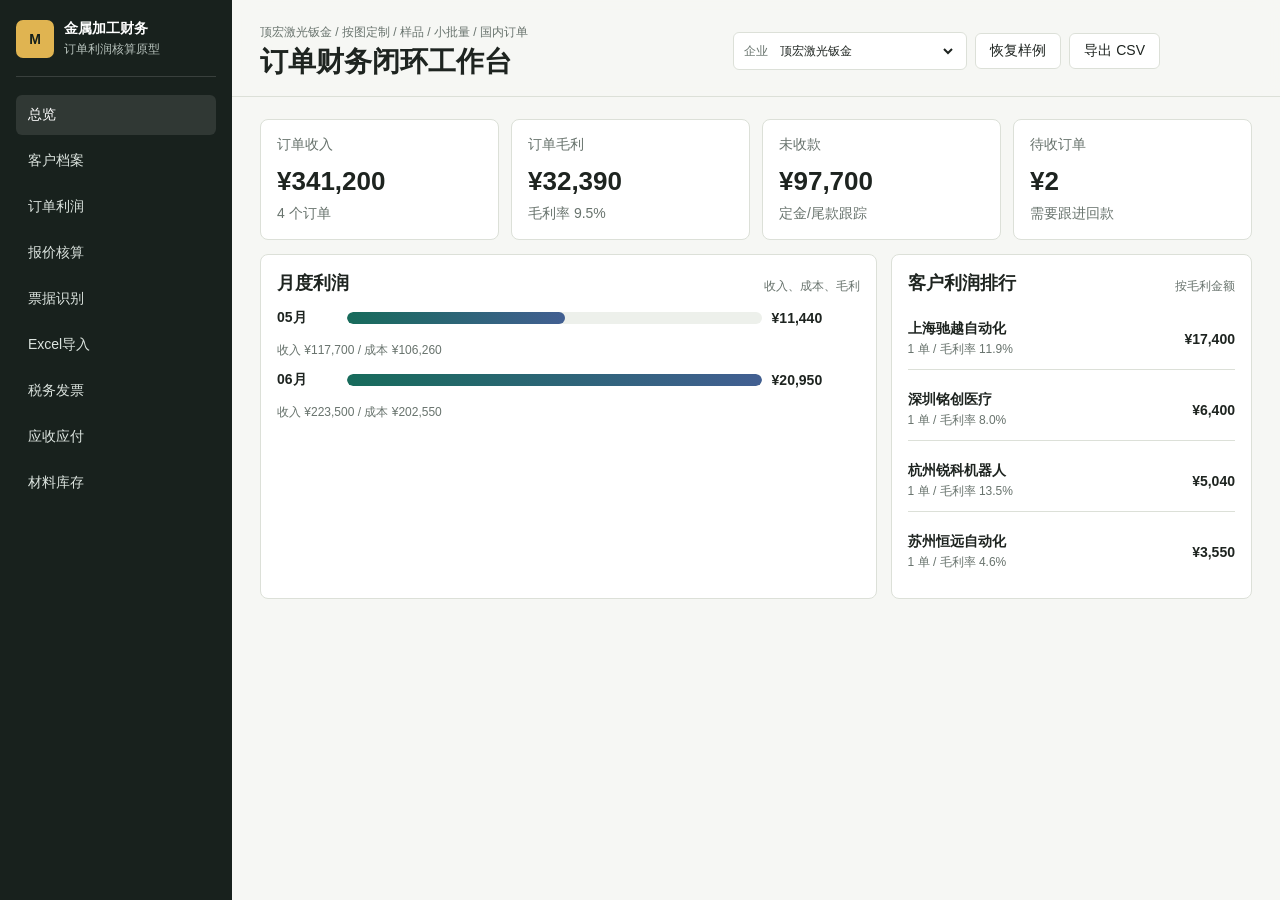
<file: index.html>
<!doctype html>
<html lang="zh-CN">
  <head>
    <meta charset="utf-8" />
    <meta name="viewport" content="width=device-width, initial-scale=1" />
    <title>金属加工订单财务闭环原型</title>
    <link rel="stylesheet" href="./styles.css?v=quote-delete-layout-20260630" />
  </head>
  <body>
    <aside class="sidebar">
      <div class="brand">
        <div class="brand-mark">M</div>
        <div>
          <strong>金属加工财务</strong>
          <span>订单利润核算原型</span>
        </div>
      </div>
      <nav aria-label="主导航">
        <a class="active" href="#dashboard">总览</a>
        <a href="#customers">客户档案</a>
        <a href="#orders">订单利润</a>
        <a href="#quote">报价核算</a>
        <a href="#capture">票据识别</a>
        <a href="#import">Excel导入</a>
        <a href="#tax">税务发票</a>
        <a href="#receivables">应收应付</a>
        <a href="#inventory">材料库存</a>
      </nav>
    </aside>

    <main>
      <header class="topbar">
        <div>
          <p class="eyebrow" id="enterpriseTagline">按图定制 / 样品 / 小批量 / 国内订单</p>
          <h1 id="enterpriseTitle">订单财务闭环工作台</h1>
        </div>
        <div class="toolbar">
          <label class="enterprise-switch">企业
            <select id="enterpriseSelect" aria-label="选择企业">
              <option value="sheetMetal">顶宏激光钣金</option>
              <option value="cncPrecision">华东 CNC 精密加工</option>
              <option value="surfaceCoating">苏州表面处理外协</option>
            </select>
          </label>
          <button id="seedBtn" type="button" title="恢复样例数据">恢复样例</button>
          <button id="exportBtn" type="button" title="导出当前订单数据">导出 CSV</button>
          <span id="exportStatus" class="status" aria-live="polite"></span>
        </div>
      </header>

      <section id="dashboard" class="section">
        <div class="kpi-grid" id="kpiGrid"></div>
        <div class="split">
          <section class="panel">
            <div class="panel-head">
              <h2>月度利润</h2>
              <span>收入、成本、毛利</span>
            </div>
            <div class="bars" id="monthlyBars"></div>
          </section>
          <section class="panel">
            <div class="panel-head">
              <h2>客户利润排行</h2>
              <span>按毛利金额</span>
            </div>
            <div class="rank-list" id="customerRank"></div>
          </section>
        </div>
      </section>

      <section id="customers" class="section">
        <div class="section-title">
          <div>
            <p class="eyebrow">Customers</p>
            <h2>客户档案</h2>
          </div>
          <div class="inline-import" data-import-type="customers">
            <button type="button" data-template-type="customers">客户模板</button>
            <label class="file-pill">选择文件<input id="customerImportFile" type="file" accept=".xlsx,.xls,.csv,text/csv" /></label>
            <button class="primary" type="button" data-quick-import="customers" data-input="customerImportFile" data-status="customerImportStatus">导入客户</button>
            <span id="customerImportStatus" class="status" aria-live="polite">支持高频更新</span>
          </div>
        </div>
        <div class="split">
          <section class="panel">
            <div class="panel-head">
              <h2>客户台账</h2>
              <span>名称、税号、联系人、账期、更新时间</span>
            </div>
            <div class="table-wrap compact-table">
              <table>
                <thead>
                  <tr>
                    <th>客户</th>
                    <th>税号</th>
                    <th>联系人</th>
                    <th>手机</th>
                    <th>地区</th>
                    <th>等级</th>
                    <th>账期</th>
                    <th>状态</th>
                    <th>最近更新</th>
                  </tr>
                </thead>
                <tbody id="customerRows"></tbody>
              </table>
            </div>
          </section>
          <section class="panel">
            <div class="panel-head">
              <h2>更新提醒</h2>
              <span>频繁变更信息</span>
            </div>
            <div class="mini-table" id="customerUpdateList"></div>
          </section>
        </div>
      </section>

      <section id="orders" class="section">
        <div class="section-title">
          <div>
            <p class="eyebrow">Order P&L</p>
            <h2>订单利润表</h2>
          </div>
          <label class="filter">
            <span>订单类型</span>
            <select id="orderFilter">
              <option value="all">全部</option>
              <option value="small_batch">小批量</option>
              <option value="sample">样品单</option>
              <option value="batch">批量单</option>
            </select>
          </label>
          <div class="inline-import" data-import-type="orders">
            <button type="button" data-template-type="orders">订单模板</button>
            <label class="file-pill">选择文件<input id="orderImportFile" type="file" accept=".xlsx,.xls,.csv,text/csv" /></label>
            <button class="primary" type="button" data-quick-import="orders" data-input="orderImportFile" data-status="orderImportStatus">导入订单</button>
            <span id="orderImportStatus" class="status" aria-live="polite"></span>
          </div>
        </div>
        <div class="table-wrap">
          <table>
            <thead>
              <tr>
                <th>订单</th>
                <th>客户</th>
                <th>类型</th>
                <th>交付区域</th>
                <th>收入</th>
                <th>成本</th>
                <th>毛利</th>
                <th>毛利率</th>
                <th>已收</th>
                <th>未收</th>
              </tr>
            </thead>
            <tbody id="orderRows"></tbody>
          </table>
        </div>
      </section>

      <section id="quote" class="section">
        <div class="section-title">
          <div>
            <p class="eyebrow">Quotation</p>
            <h2>多零件报价单</h2>
          </div>
          <div class="toolbar">
            <button id="addQuoteLineBtn" type="button">新增零件</button>
            <button id="quoteBtn" type="button">重新计算</button>
          </div>
        </div>
        <div class="quote-layout">
          <section class="panel quote-editor">
            <div class="quote-meta">
              <label>客户<select id="quoteCustomer"></select></label>
              <label>历史报价<select id="quoteHistorySelect"></select></label>
              <label>报价单号<input id="quoteNo" value="QT-202606-001" /></label>
              <label>管理费用 %<input id="quoteOverhead" type="number" step="1" value="12" /></label>
              <label>目标利润率 %<input id="quoteMargin" type="number" step="1" value="28" /></label>
            </div>
            <div class="quote-meta-actions">
              <button id="applyQuoteHistoryBtn" type="button">套用历史</button>
              <button id="saveQuoteHistoryBtn" type="button">保存当前为历史</button>
              <span id="quoteHistoryStatus" class="status" aria-live="polite"></span>
            </div>
            <div class="table-wrap quote-lines-wrap">
              <table class="quote-lines-table">
                <thead>
                  <tr>
                    <th>操作</th>
                    <th>图号/零件</th>
                    <th>数量</th>
                    <th>材料</th>
                    <th>材料单价/kg</th>
                    <th>重量kg</th>
                    <th>利用率%</th>
                    <th>切割分</th>
                    <th>折弯</th>
                    <th>CNC时</th>
                    <th>焊接时</th>
                    <th>表处</th>
                    <th>包装物流</th>
                    <th>单价</th>
                    <th>总价</th>
                  </tr>
                </thead>
                <tbody id="quoteLineRows"></tbody>
              </table>
            </div>
          </section>
          <section class="panel quote-output">
            <div class="panel-head">
              <h2>报价汇总</h2>
              <span>内部成本 / 客户报价</span>
            </div>
            <div class="quote-summary" id="quoteSummary"></div>
            <div class="panel-head compact-head">
              <h2>整单阶梯预估</h2>
              <span>10 / 50 / 100 / 500 套</span>
            </div>
            <div id="quoteResults"></div>
          </section>
        </div>
      </section>

      <section id="capture" class="section">
        <div class="section-title">
          <div>
            <p class="eyebrow">Capture</p>
            <h2>拍照/上传单据识别</h2>
          </div>
          <span id="captureStatus" class="status" aria-live="polite"></span>
        </div>
        <div class="capture-layout">
          <section class="panel upload-panel">
            <div class="upload-box">
              <input id="documentInput" type="file" accept="image/*,.pdf" capture="environment" />
              <div class="upload-copy">
                <strong>上传生产单、收货单、发票、银行回单</strong>
                <span>手机可直接拍照；先识别抬头、日期、金额和表格明细，再人工确认</span>
              </div>
            </div>
            <div class="quick-actions">
              <button class="doc-sample" type="button" data-doc="production">识别生产单</button>
              <button class="doc-sample" type="button" data-doc="receiving">识别收货单</button>
              <button class="doc-sample" type="button" data-doc="material">识别材料发票</button>
              <button class="doc-sample" type="button" data-doc="surface">识别外协发票</button>
              <button class="doc-sample" type="button" data-doc="receipt">识别银行回单</button>
            </div>
            <div class="preview" id="documentPreview">
              <span>等待上传或选择样例</span>
            </div>
          </section>

          <section class="panel recognition-panel">
            <div class="panel-head">
              <h2>识别结果确认</h2>
              <span>确认后写入系统</span>
            </div>
            <form class="recognition-form" id="recognitionForm">
              <label>单据类型<select name="docType">
                <option value="production">生产单</option>
                <option value="receiving">收货/结算单</option>
                <option value="payable">供应商应付</option>
                <option value="receipt">客户收款</option>
                <option value="cost">订单成本</option>
              </select></label>
              <label>关联订单<select name="orderId" id="captureOrder"></select></label>
              <label>往来单位<input name="party" value="" placeholder="客户或供应商" /></label>
              <label>费用类别<select name="category">
                <option value="材料">材料</option>
                <option value="表面处理">表面处理</option>
                <option value="物流">物流</option>
                <option value="CNC 外协">CNC 外协</option>
                <option value="客户收款">客户收款</option>
                <option value="生产单">生产单</option>
                <option value="收货结算">收货结算</option>
              </select></label>
              <label>金额<input name="amount" type="number" step="0.01" value="" /></label>
              <label>日期<input name="date" type="date" value="2026-06-26" /></label>
              <label>发票/回单号<input name="docNo" value="" /></label>
              <label>置信度<input name="confidence" value="" readonly /></label>
            </form>
            <div class="recognition-actions">
              <button id="applyCaptureBtn" type="button">写入财务数据</button>
            </div>
          </section>

          <section class="panel">
            <div class="panel-head">
              <h2>表格明细待确认</h2>
              <span>工艺、尺寸、重量、加工费、材料价、单价、金额</span>
            </div>
            <div class="mini-table capture-lines" id="captureLineItems"></div>
            <div class="panel-head compact-head">
              <h2>最近识别记录</h2>
              <span>保留待复核痕迹</span>
            </div>
            <div class="mini-table" id="captureHistory"></div>
          </section>
        </div>
      </section>

      <section id="import" class="section">
        <div class="section-title">
          <div>
            <p class="eyebrow">Import</p>
            <h2>Excel/CSV 批量导入</h2>
          </div>
          <span id="importStatus" class="status" aria-live="polite"></span>
        </div>
        <div class="import-layout">
          <section class="panel">
            <div class="panel-head">
              <h2>导入数据</h2>
              <span>支持 .xlsx / .xls / .csv</span>
            </div>
            <form class="import-form" id="importForm">
              <label>数据类型<select id="importType" name="importType">
                <option value="customers">客户档案</option>
                <option value="orders">订单利润数据</option>
                <option value="invoices">发票清单</option>
                <option value="payables">应付账款</option>
                <option value="inventory">材料库存</option>
              </select></label>
              <label>选择文件<input id="csvInput" type="file" accept=".xlsx,.xls,.csv,text/csv" /></label>
            </form>
            <div class="import-actions">
              <button id="downloadTemplateBtn" type="button">下载模板</button>
              <button id="importCsvBtn" type="button">导入数据</button>
            </div>
          </section>

          <section class="panel">
            <div class="panel-head">
              <h2>字段要求</h2>
              <span>按模板列名填写</span>
            </div>
            <div class="mini-table" id="importFields"></div>
          </section>

          <section class="panel">
            <div class="panel-head">
              <h2>导入预览</h2>
              <span>显示前 5 行</span>
            </div>
            <div class="mini-table" id="importPreview"></div>
          </section>
        </div>
      </section>

      <section id="tax" class="section">
        <div class="section-title">
          <div>
            <p class="eyebrow">Tax Invoice</p>
            <h2>税务发票管理</h2>
          </div>
          <div class="inline-import" data-import-type="invoices">
            <button type="button" data-template-type="invoices">发票模板</button>
            <label class="file-pill">选择文件<input id="invoiceImportFile" type="file" accept=".xlsx,.xls,.csv,text/csv" /></label>
            <button class="primary" type="button" data-quick-import="invoices" data-input="invoiceImportFile" data-status="invoiceImportStatus">导入发票</button>
            <span id="invoiceImportStatus" class="status" aria-live="polite">需财务复核</span>
          </div>
        </div>
        <div class="tax-grid" id="taxKpis"></div>
        <div class="split">
          <section class="panel">
            <div class="panel-head">
              <h2>发票台账</h2>
              <span>销项、进项、数电票、匹配状态</span>
            </div>
            <div class="table-wrap compact-table">
              <table>
                <thead>
                  <tr>
                    <th>方向</th>
                    <th>发票号</th>
                    <th>往来单位</th>
                    <th>关联订单</th>
                    <th>不含税金额</th>
                    <th>税额</th>
                    <th>价税合计</th>
                    <th>状态</th>
                  </tr>
                </thead>
                <tbody id="invoiceRows"></tbody>
              </table>
            </div>
          </section>
          <section class="panel">
            <div class="panel-head">
              <h2>待复核匹配</h2>
              <span>不自动入账</span>
            </div>
            <div class="mini-table" id="invoiceMatchQueue"></div>
          </section>
        </div>
      </section>

      <section id="receivables" class="section">
        <div class="section-title">
          <div>
            <p class="eyebrow">AR / AP</p>
            <h2>应收应付提醒</h2>
          </div>
          <div class="inline-import" data-import-type="payables">
            <button type="button" data-template-type="payables">应付模板</button>
            <label class="file-pill">选择文件<input id="payableImportFile" type="file" accept=".xlsx,.xls,.csv,text/csv" /></label>
            <button class="primary" type="button" data-quick-import="payables" data-input="payableImportFile" data-status="payableImportStatus">导入应付</button>
            <span id="payableImportStatus" class="status" aria-live="polite"></span>
          </div>
        </div>
        <div class="split">
          <section class="panel">
            <div class="panel-head">
              <h2>应收账款</h2>
              <span>定金、尾款、逾期</span>
            </div>
            <div class="mini-table" id="arList"></div>
          </section>
          <section class="panel">
            <div class="panel-head">
              <h2>应付账款</h2>
              <span>材料、外协、物流</span>
            </div>
            <div class="mini-table" id="apList"></div>
          </section>
        </div>
      </section>

      <section id="inventory" class="section">
        <div class="section-title">
          <div>
            <p class="eyebrow">Inventory</p>
            <h2>材料库存金额</h2>
          </div>
          <div class="inline-import" data-import-type="inventory">
            <button type="button" data-template-type="inventory">库存模板</button>
            <label class="file-pill">选择文件<input id="inventoryImportFile" type="file" accept=".xlsx,.xls,.csv,text/csv" /></label>
            <button class="primary" type="button" data-quick-import="inventory" data-input="inventoryImportFile" data-status="inventoryImportStatus">导入库存</button>
            <span id="inventoryImportStatus" class="status" aria-live="polite"></span>
          </div>
        </div>
        <div class="table-wrap">
          <table>
            <thead>
              <tr>
                <th>材料</th>
                <th>材质</th>
                <th>厚度</th>
                <th>规格</th>
                <th>库存</th>
                <th>单价</th>
                <th>库存金额</th>
                <th>损耗率</th>
              </tr>
            </thead>
            <tbody id="inventoryRows"></tbody>
          </table>
        </div>
      </section>
    </main>

    <script src="./xlsx.full.min.js?v=quote-delete-layout-20260630"></script>
    <script src="./app.js?v=quote-delete-layout-20260630"></script>
  </body>
</html>
</file>
<file: styles.css>
:root {
  --bg: #f6f7f4;
  --ink: #1e2420;
  --muted: #68736d;
  --line: #dce0d8;
  --panel: #ffffff;
  --accent: #176b5b;
  --accent-2: #b25528;
  --accent-3: #425f92;
  --danger: #a83a36;
  --warn: #b26a00;
  --ok: #21724b;
}

* {
  box-sizing: border-box;
}

html {
  scroll-behavior: smooth;
}

body {
  margin: 0;
  min-height: 100vh;
  background: var(--bg);
  color: var(--ink);
  font-family: -apple-system, BlinkMacSystemFont, "Segoe UI", "PingFang SC", "Microsoft YaHei", sans-serif;
  font-size: 14px;
}

button,
select,
input {
  font: inherit;
}

button,
select,
input {
  min-height: 36px;
  border: 1px solid var(--line);
  border-radius: 6px;
  background: #fff;
  color: var(--ink);
}

button {
  padding: 0 14px;
  cursor: pointer;
}

button:hover {
  border-color: var(--accent);
}

.sidebar {
  position: fixed;
  inset: 0 auto 0 0;
  width: 232px;
  padding: 20px 16px;
  background: #18211d;
  color: #fff;
}

.brand {
  display: flex;
  gap: 10px;
  align-items: center;
  padding-bottom: 18px;
  border-bottom: 1px solid rgba(255, 255, 255, 0.14);
}

.brand-mark {
  display: grid;
  place-items: center;
  width: 38px;
  height: 38px;
  border-radius: 7px;
  background: #e0b451;
  color: #14201b;
  font-weight: 800;
}

.brand span,
.panel-head span,
.eyebrow {
  color: var(--muted);
  font-size: 12px;
}

.brand span {
  display: block;
  margin-top: 3px;
  color: #b8c3bd;
}

nav {
  display: grid;
  gap: 6px;
  margin-top: 18px;
}

nav a {
  padding: 11px 12px;
  border-radius: 6px;
  color: #dce4df;
  text-decoration: none;
}

nav a.active,
nav a:hover {
  background: rgba(255, 255, 255, 0.1);
  color: #fff;
}

main {
  margin-left: 232px;
  min-height: 100vh;
}

.topbar {
  display: flex;
  justify-content: space-between;
  align-items: center;
  gap: 16px;
  padding: 24px 28px 18px;
  border-bottom: 1px solid var(--line);
  background: rgba(246, 247, 244, 0.92);
  position: sticky;
  top: 0;
  z-index: 3;
  backdrop-filter: blur(10px);
}

h1,
h2,
p {
  margin: 0;
}

h1 {
  margin-top: 4px;
  font-size: 28px;
  line-height: 1.18;
}

h2 {
  font-size: 18px;
}

.eyebrow {
  text-transform: uppercase;
  letter-spacing: 0;
}

.toolbar {
  display: flex;
  gap: 8px;
  flex-wrap: wrap;
  align-items: center;
}

.enterprise-switch {
  display: inline-flex;
  align-items: center;
  gap: 8px;
  min-height: 36px;
  padding: 0 10px;
  border: 1px solid var(--line);
  border-radius: 6px;
  background: #fff;
  color: var(--muted);
  font-size: 12px;
}

.enterprise-switch select {
  min-width: 180px;
  border: 0;
  background: transparent;
  color: var(--ink);
  font: inherit;
  outline: 0;
}

.toolbar button:last-child,
#quoteBtn {
  background: var(--accent);
  border-color: var(--accent);
  color: #fff;
}

.status {
  min-width: 84px;
  color: var(--ok);
  font-size: 12px;
}

.inline-import {
  display: flex;
  flex: 1 1 460px;
  flex-wrap: wrap;
  justify-content: flex-end;
  align-items: center;
  gap: 8px;
  min-width: 0;
}

.inline-import button,
.file-pill {
  min-height: 34px;
  padding: 0 10px;
  border: 1px solid var(--line);
  border-radius: 6px;
  background: #fff;
  color: var(--ink);
  font-size: 13px;
  white-space: nowrap;
}

.inline-import .primary {
  background: var(--accent);
  border-color: var(--accent);
  color: #fff;
}

.file-pill {
  display: inline-flex;
  align-items: center;
  cursor: pointer;
}

.file-pill input {
  width: 1px;
  height: 1px;
  margin: 0;
  opacity: 0;
  pointer-events: none;
}

.section {
  display: none;
  padding: 22px 28px;
}

.section.active {
  display: block;
}

.section-title,
.panel-head {
  display: flex;
  justify-content: space-between;
  align-items: end;
  gap: 14px;
  margin-bottom: 14px;
}

.filter {
  display: flex;
  align-items: center;
  gap: 8px;
  color: var(--muted);
}

.filter select {
  padding: 0 10px;
}

.kpi-grid,
.tax-grid {
  display: grid;
  grid-template-columns: repeat(4, minmax(160px, 1fr));
  gap: 12px;
}

.kpi {
  min-height: 112px;
  padding: 16px;
  border: 1px solid var(--line);
  border-radius: 8px;
  background: var(--panel);
}

.kpi span {
  color: var(--muted);
}

.kpi strong {
  display: block;
  margin-top: 12px;
  font-size: 26px;
}

.kpi em {
  display: block;
  margin-top: 8px;
  color: var(--muted);
  font-style: normal;
}

.split,
.quote-layout,
.capture-layout,
.import-layout {
  display: grid;
  grid-template-columns: minmax(0, 1.45fr) minmax(320px, 0.85fr);
  gap: 14px;
  margin-top: 14px;
}

.capture-layout {
  grid-template-columns: minmax(280px, 0.8fr) minmax(320px, 1fr) minmax(280px, 0.8fr);
}

.import-layout {
  grid-template-columns: minmax(320px, 0.8fr) minmax(280px, 0.75fr) minmax(320px, 1fr);
}

.panel,
.table-wrap {
  min-width: 0;
  border: 1px solid var(--line);
  border-radius: 8px;
  background: var(--panel);
}

.panel {
  padding: 16px;
}

.table-wrap {
  max-width: 100%;
  overflow-x: auto;
}

.compact-table table {
  min-width: 1040px;
}

table {
  width: 100%;
  border-collapse: collapse;
  min-width: 920px;
}

th,
td {
  padding: 12px 14px;
  border-bottom: 1px solid var(--line);
  text-align: left;
  white-space: nowrap;
}

th {
  color: var(--muted);
  font-weight: 600;
  background: #fbfcfa;
}

tbody tr:hover {
  background: #f8faf7;
}

.tag {
  display: inline-flex;
  align-items: center;
  min-height: 24px;
  padding: 0 8px;
  border-radius: 999px;
  background: #edf3f0;
  color: var(--accent);
  font-size: 12px;
}

.tag.warn {
  background: #fff3de;
  color: var(--warn);
}

.tag.danger {
  background: #fae6e4;
  color: var(--danger);
}

.money {
  font-variant-numeric: tabular-nums;
  font-weight: 650;
}

.negative {
  color: var(--danger);
}

.positive {
  color: var(--ok);
}

.bars {
  display: grid;
  gap: 12px;
}

.bar-row {
  display: grid;
  grid-template-columns: 60px 1fr 88px;
  align-items: center;
  gap: 10px;
}

.bar-track {
  height: 12px;
  border-radius: 999px;
  overflow: hidden;
  background: #edf0eb;
}

.bar-fill {
  height: 100%;
  border-radius: inherit;
  background: linear-gradient(90deg, var(--accent), var(--accent-3));
}

.rank-list,
.mini-table,
#quoteResults {
  display: grid;
  gap: 10px;
}

.rank-item,
.mini-row,
.quote-row {
  display: grid;
  grid-template-columns: 1fr auto;
  gap: 10px;
  align-items: center;
  padding: 11px 0;
  border-bottom: 1px solid var(--line);
}

.rank-item:last-child,
.mini-row:last-child,
.quote-row:last-child {
  border-bottom: 0;
}

.subtext {
  display: block;
  margin-top: 3px;
  color: var(--muted);
  font-size: 12px;
}

.quote-form {
  display: grid;
  grid-template-columns: repeat(4, minmax(140px, 1fr));
  gap: 10px;
  padding: 16px;
  border: 1px solid var(--line);
  border-radius: 8px;
  background: var(--panel);
}

.quote-form label {
  display: grid;
  gap: 6px;
  color: var(--muted);
  font-size: 12px;
}

.quote-form input,
.recognition-form input,
.recognition-form select,
.import-form input,
.import-form select {
  width: 100%;
  min-height: 36px;
  padding: 0 10px;
  border: 1px solid var(--line);
  border-radius: 6px;
  color: var(--ink);
}

.quote-output {
  align-self: start;
}

.quote-editor {
  min-width: 0;
}

.quote-meta {
  display: grid;
  grid-template-columns: minmax(180px, 1.2fr) minmax(220px, 1.4fr) repeat(3, minmax(130px, 0.8fr));
  gap: 12px;
  margin-bottom: 10px;
}

.quote-meta label {
  display: grid;
  gap: 6px;
  color: var(--muted);
  font-size: 12px;
}

.quote-meta input,
.quote-meta select,
.quote-lines-table input,
.quote-lines-table select {
  width: 100%;
  min-height: 34px;
  padding: 0 8px;
  border: 1px solid var(--line);
  border-radius: 6px;
  background: #fff;
  color: var(--ink);
}

.quote-meta-actions {
  display: flex;
  justify-content: flex-end;
  align-items: center;
  gap: 8px;
  margin-bottom: 12px;
  flex-wrap: wrap;
}

.quote-meta-actions button:last-of-type {
  background: var(--accent);
  border-color: var(--accent);
  color: #fff;
}

.quote-lines-wrap {
  border-radius: 8px;
}

.quote-lines-table {
  table-layout: fixed;
  min-width: 1550px;
}

.quote-lines-table th,
.quote-lines-table td {
  padding: 9px 8px;
}

.quote-lines-table th:first-child,
.quote-lines-table td:first-child {
  width: 64px;
}

.quote-lines-table th:nth-child(2),
.quote-lines-table td:nth-child(2) {
  width: 220px;
}

.quote-lines-table th:nth-child(3),
.quote-lines-table td:nth-child(3) {
  width: 92px;
}

.quote-lines-table th:nth-child(4),
.quote-lines-table td:nth-child(4) {
  width: 240px;
}

.quote-lines-table th:nth-child(5),
.quote-lines-table td:nth-child(5) {
  width: 132px;
}

.quote-lines-table th:nth-child(n + 6):nth-child(-n + 12),
.quote-lines-table td:nth-child(n + 6):nth-child(-n + 12) {
  width: 104px;
}

.quote-lines-table th:nth-child(13),
.quote-lines-table td:nth-child(13),
.quote-lines-table th:nth-child(14),
.quote-lines-table td:nth-child(14) {
  width: 118px;
}

.quote-lines-table input,
.quote-lines-table select {
  min-width: 0;
}

.quote-lines-table select {
  overflow: hidden;
  text-overflow: ellipsis;
  white-space: nowrap;
}

.empty-row {
  padding: 22px 12px;
  color: var(--muted);
  text-align: center;
}

.quote-summary {
  display: grid;
  gap: 10px;
  margin-bottom: 14px;
}

.compact-head {
  margin-top: 8px;
}

.icon-button {
  width: 34px;
  padding: 0;
  color: var(--danger);
}

.upload-panel {
  display: grid;
  gap: 12px;
  align-content: start;
}

.upload-box {
  position: relative;
  display: grid;
  place-items: center;
  min-height: 148px;
  padding: 18px;
  border: 1px dashed #aeb8b1;
  border-radius: 8px;
  background: #f8faf7;
  text-align: center;
}

.upload-box input {
  position: absolute;
  inset: 0;
  opacity: 0;
  cursor: pointer;
}

.upload-copy {
  display: grid;
  gap: 6px;
}

.upload-copy span {
  color: var(--muted);
  font-size: 12px;
}

.quick-actions {
  display: grid;
  grid-template-columns: repeat(2, minmax(0, 1fr));
  gap: 8px;
}

.quick-actions button {
  padding: 0 10px;
  min-width: 0;
}

.preview {
  display: grid;
  place-items: center;
  min-height: 118px;
  border-radius: 8px;
  background: #edf3f0;
  color: var(--muted);
  overflow: hidden;
}

.preview img {
  display: block;
  width: 100%;
  max-height: 220px;
  object-fit: contain;
}

.capture-lines {
  display: grid;
  gap: 10px;
  max-height: 360px;
  overflow: auto;
}

.capture-line-card {
  display: grid;
  gap: 8px;
  padding: 10px;
  border: 1px solid var(--line);
  border-radius: 8px;
  background: #fff;
}

.capture-line-title {
  display: flex;
  justify-content: space-between;
  gap: 10px;
  align-items: center;
}

.capture-field-grid {
  display: grid;
  grid-template-columns: repeat(2, minmax(0, 1fr));
  gap: 6px;
}

.capture-field-grid span {
  display: grid;
  gap: 2px;
  min-width: 0;
}

.capture-field-grid em {
  color: var(--muted);
  font-size: 11px;
  font-style: normal;
}

.capture-field-grid strong {
  overflow-wrap: anywhere;
  font-size: 12px;
}

.recognition-form {
  display: grid;
  grid-template-columns: repeat(2, minmax(0, 1fr));
  gap: 10px;
}

.recognition-form label {
  display: grid;
  gap: 6px;
  color: var(--muted);
  font-size: 12px;
}

.recognition-actions {
  display: flex;
  justify-content: flex-end;
  margin-top: 12px;
}

.recognition-actions button {
  background: var(--accent);
  border-color: var(--accent);
  color: #fff;
}

.import-form {
  display: grid;
  gap: 10px;
}

.import-form label {
  display: grid;
  gap: 6px;
  color: var(--muted);
  font-size: 12px;
}

.import-actions {
  display: flex;
  justify-content: flex-end;
  gap: 8px;
  margin-top: 12px;
  flex-wrap: wrap;
}

.import-actions button:last-child {
  background: var(--accent);
  border-color: var(--accent);
  color: #fff;
}

@media (max-width: 980px) {
  .sidebar {
    position: static;
    width: auto;
  }

  nav {
    display: flex;
    overflow-x: auto;
    max-width: 100%;
  }

  nav a {
    flex: 0 0 84px;
    text-align: center;
  }

  main {
    margin-left: 0;
  }

  .topbar,
  .section-title {
    align-items: start;
    flex-direction: column;
  }

  .inline-import {
    justify-content: flex-start;
    width: 100%;
  }

  .kpi-grid,
  .tax-grid,
  .split,
  .quote-layout,
  .capture-layout,
  .import-layout,
  .quote-form,
  .quote-meta,
  .recognition-form {
    grid-template-columns: 1fr;
  }

  .quick-actions {
    grid-template-columns: 1fr;
  }
}

@media (max-width: 560px) {
  .topbar,
  .section {
    padding-left: 16px;
    padding-right: 16px;
  }

  h1 {
    font-size: 24px;
  }

  .kpi strong {
    font-size: 22px;
  }
}
</file>
